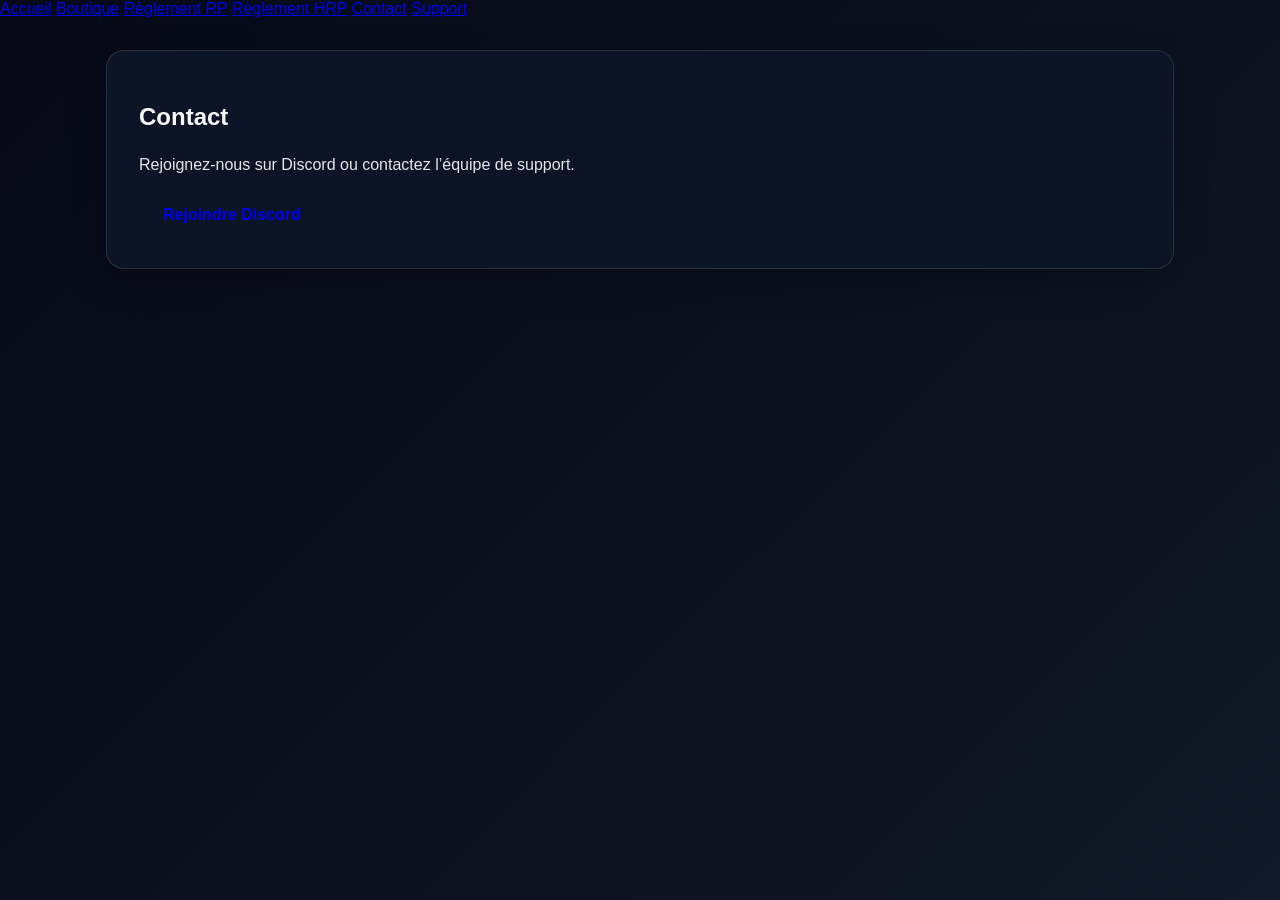
<file: contact.html>
<!DOCTYPE html>
<html lang="fr">
<head>
  <meta charset="UTF-8" />
  <meta name="viewport" content="width=device-width, initial-scale=1.0" />
  <title>Contact - Southland WL</title>
  <link rel="stylesheet" href="css/style.css" />
</head>
<body>
  <header class="subpage">
    <nav class="nav">
      <a href="index.html">Accueil</a>
      <a href="boutique.html">Boutique</a>
      <a href="reglement-rp.html">Règlement RP</a>
      <a href="reglement-hrp.html">Règlement HRP</a>
      <a href="contact.html">Contact</a>
      <a href="support.html">Support</a>
    </nav>
  </header>
  <main class="container">
    <section class="card">
      <h1>Contact</h1>
      <p>Rejoignez-nous sur Discord ou contactez l’équipe de support.</p>
      <a href="https://discord.gg" class="btn">Rejoindre Discord</a>
    </section>
  </main>
</body>
</html>
</file>
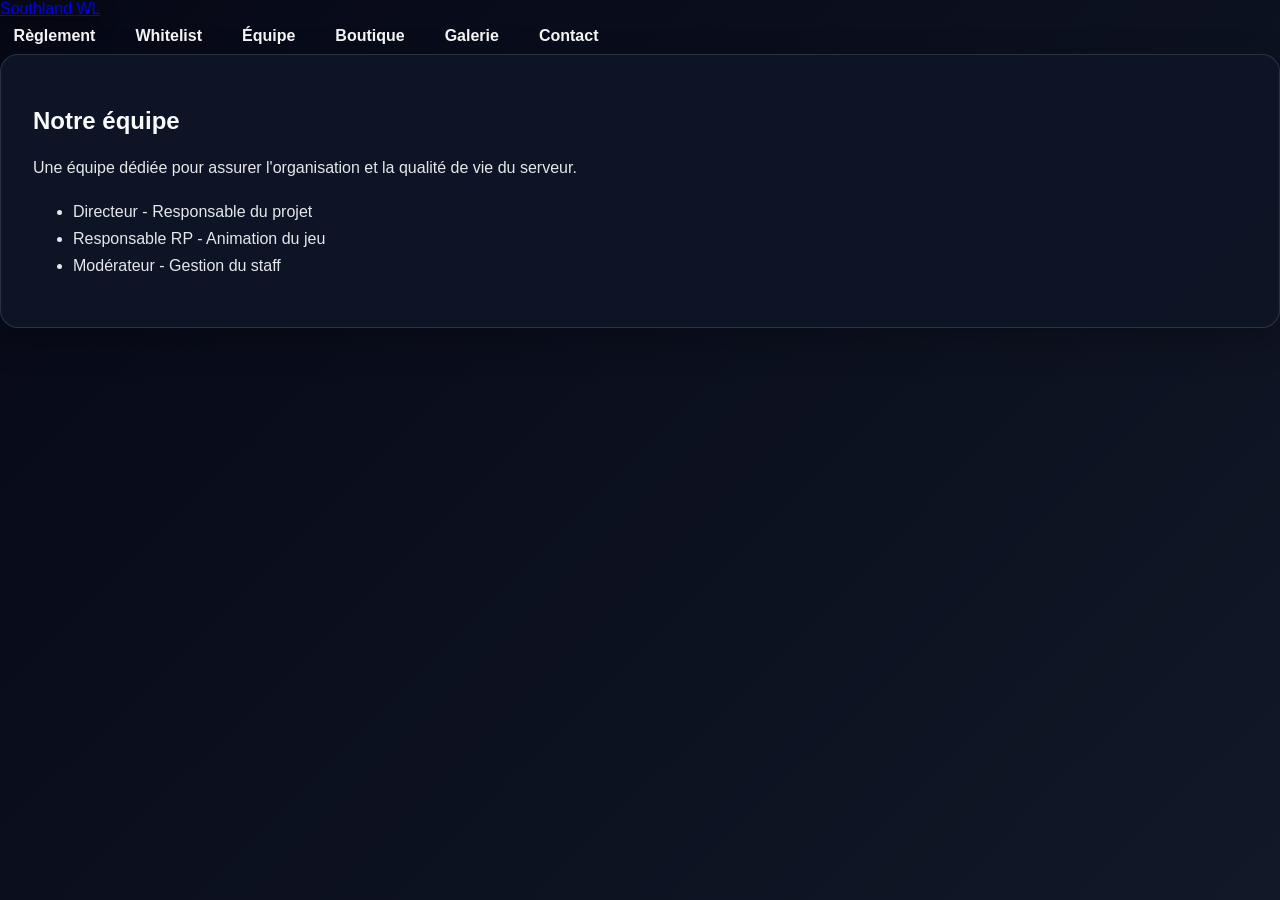
<file: equipe.html>
<!DOCTYPE html>
<html lang="fr">
<head>
  <meta charset="UTF-8" />
  <meta name="viewport" content="width=device-width, initial-scale=1.0" />
  <title>Équipe - Southland WL</title>
  <link rel="stylesheet" href="css/style.css" />
</head>
<body>
  <header class="subpage-header">
    <nav class="navbar">
      <a href="index.html" class="logo">Southland WL</a>
      <div class="nav-links">
        <a href="reglement.html">Règlement</a>
        <a href="whitelist.html">Whitelist</a>
        <a href="equipe.html">Équipe</a>
        <a href="boutique.html">Boutique</a>
        <a href="galerie.html">Galerie</a>
        <a href="contact.html">Contact</a>
      </div>
    </nav>
  </header>

  <main class="page-content">
    <section class="card">
      <h1>Notre équipe</h1>
      <p>Une équipe dédiée pour assurer l'organisation et la qualité de vie du serveur.</p>
      <ul>
        <li>Directeur - Responsable du projet</li>
        <li>Responsable RP - Animation du jeu</li>
        <li>Modérateur - Gestion du staff</li>
      </ul>
    </section>
  </main>

  <script src="js/script.js"></script>
</body>
</html>
</file>
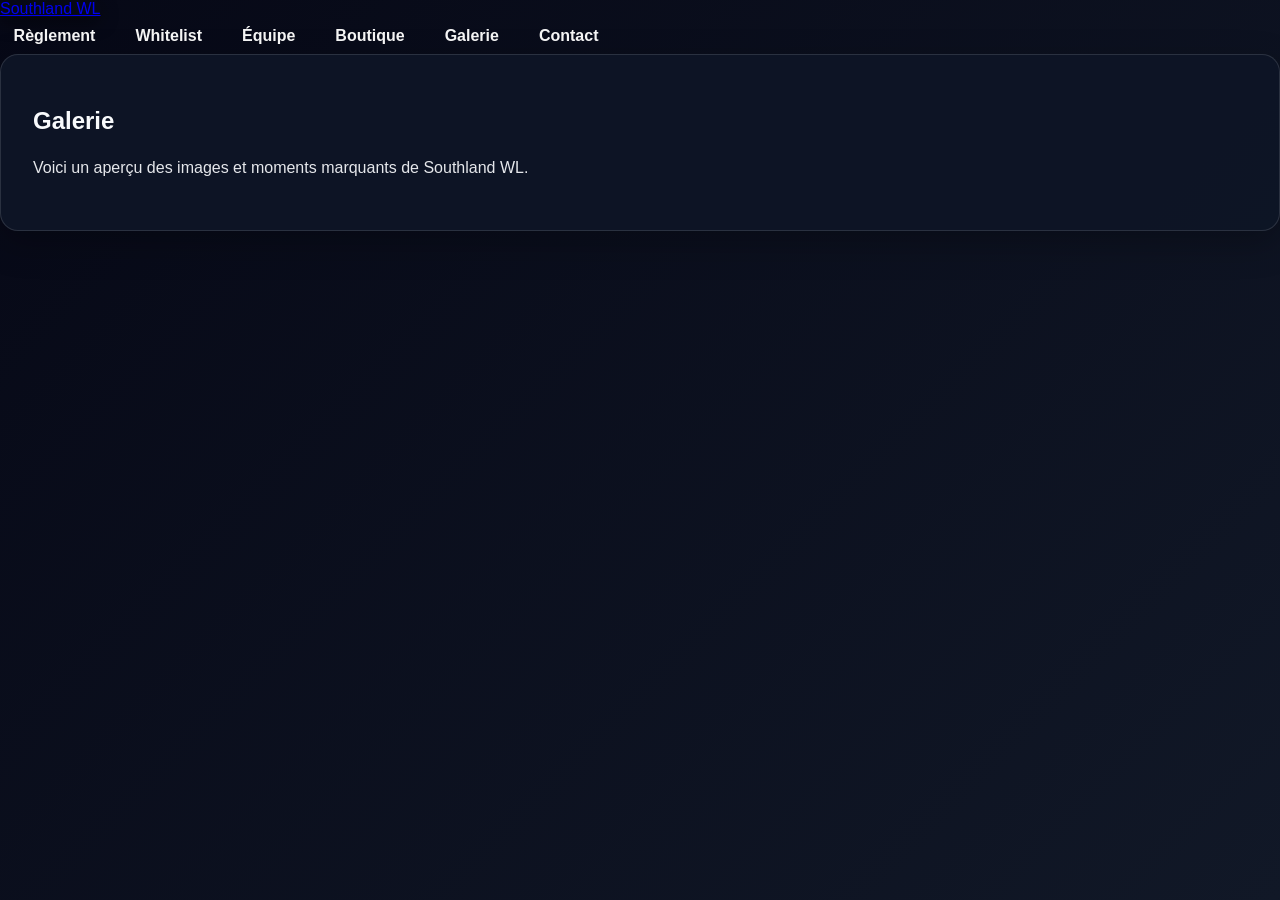
<file: galerie.html>
<!DOCTYPE html>
<html lang="fr">
<head>
  <meta charset="UTF-8" />
  <meta name="viewport" content="width=device-width, initial-scale=1.0" />
  <title>Galerie - Southland WL</title>
  <link rel="stylesheet" href="css/style.css" />
</head>
<body>
  <header class="subpage-header">
    <nav class="navbar">
      <a href="index.html" class="logo">Southland WL</a>
      <div class="nav-links">
        <a href="reglement.html">Règlement</a>
        <a href="whitelist.html">Whitelist</a>
        <a href="equipe.html">Équipe</a>
        <a href="boutique.html">Boutique</a>
        <a href="galerie.html">Galerie</a>
        <a href="contact.html">Contact</a>
      </div>
    </nav>
  </header>

  <main class="page-content">
    <section class="card">
      <h1>Galerie</h1>
      <p>Voici un aperçu des images et moments marquants de Southland WL.</p>
    </section>
  </main>

  <script src="js/script.js"></script>
</body>
</html>
</file>
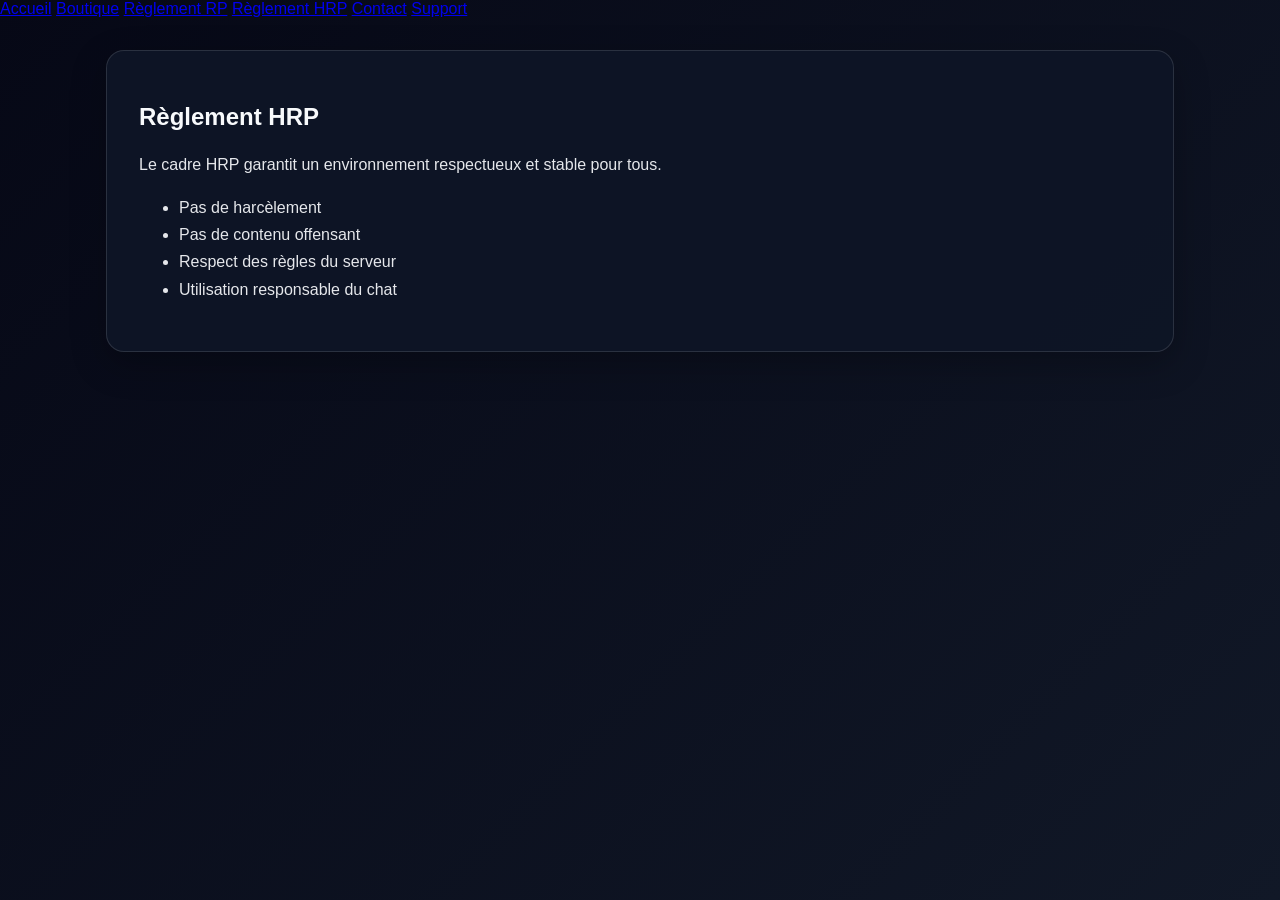
<file: reglement-hrp.html>
<!DOCTYPE html>
<html lang="fr">
<head>
  <meta charset="UTF-8" />
  <meta name="viewport" content="width=device-width, initial-scale=1.0" />
  <title>Règlement HRP - Southland WL</title>
  <link rel="stylesheet" href="css/style.css" />
</head>
<body>
  <header class="subpage">
    <nav class="nav">
      <a href="index.html">Accueil</a>
      <a href="boutique.html">Boutique</a>
      <a href="reglement-rp.html">Règlement RP</a>
      <a href="reglement-hrp.html">Règlement HRP</a>
      <a href="contact.html">Contact</a>
      <a href="support.html">Support</a>
    </nav>
  </header>
  <main class="container">
    <section class="card">
      <h1>Règlement HRP</h1>
      <p>Le cadre HRP garantit un environnement respectueux et stable pour tous.</p>
      <ul>
        <li>Pas de harcèlement</li>
        <li>Pas de contenu offensant</li>
        <li>Respect des règles du serveur</li>
        <li>Utilisation responsable du chat</li>
      </ul>
    </section>
  </main>
</body>
</html>
</file>
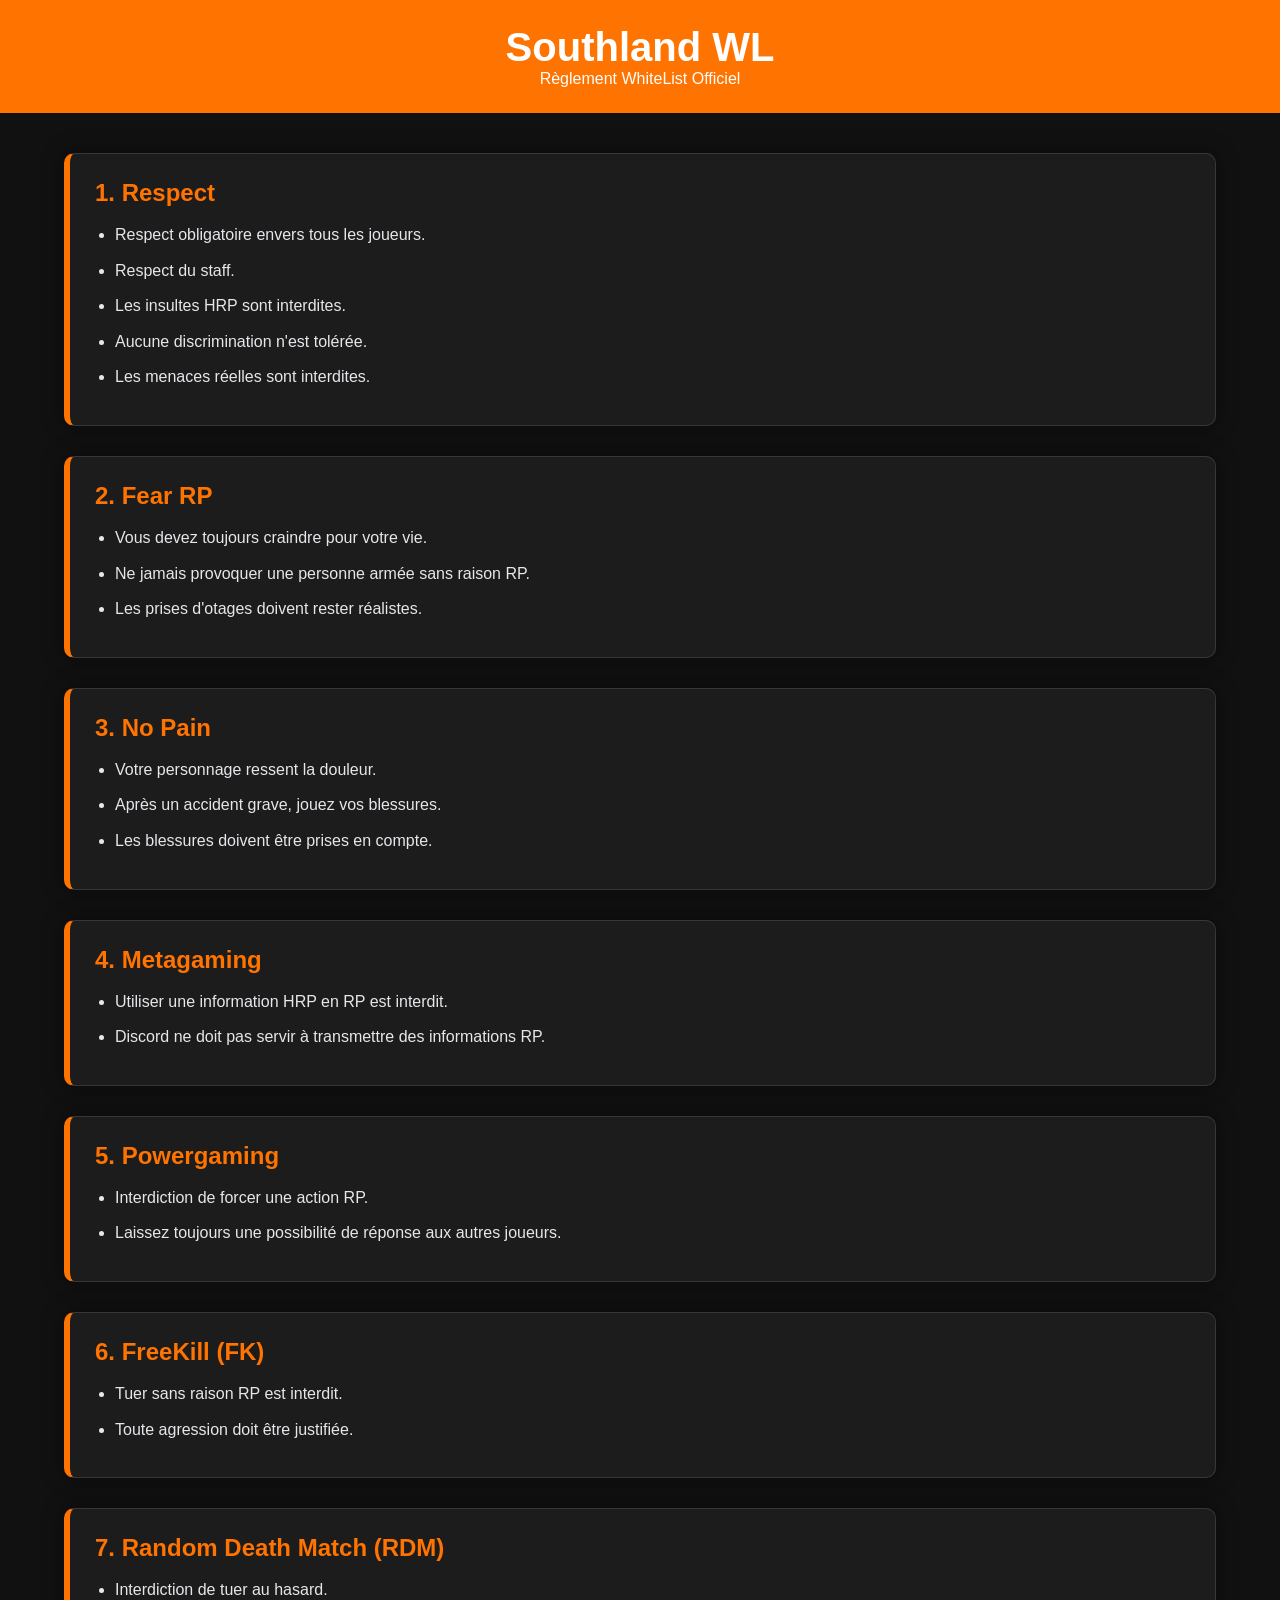
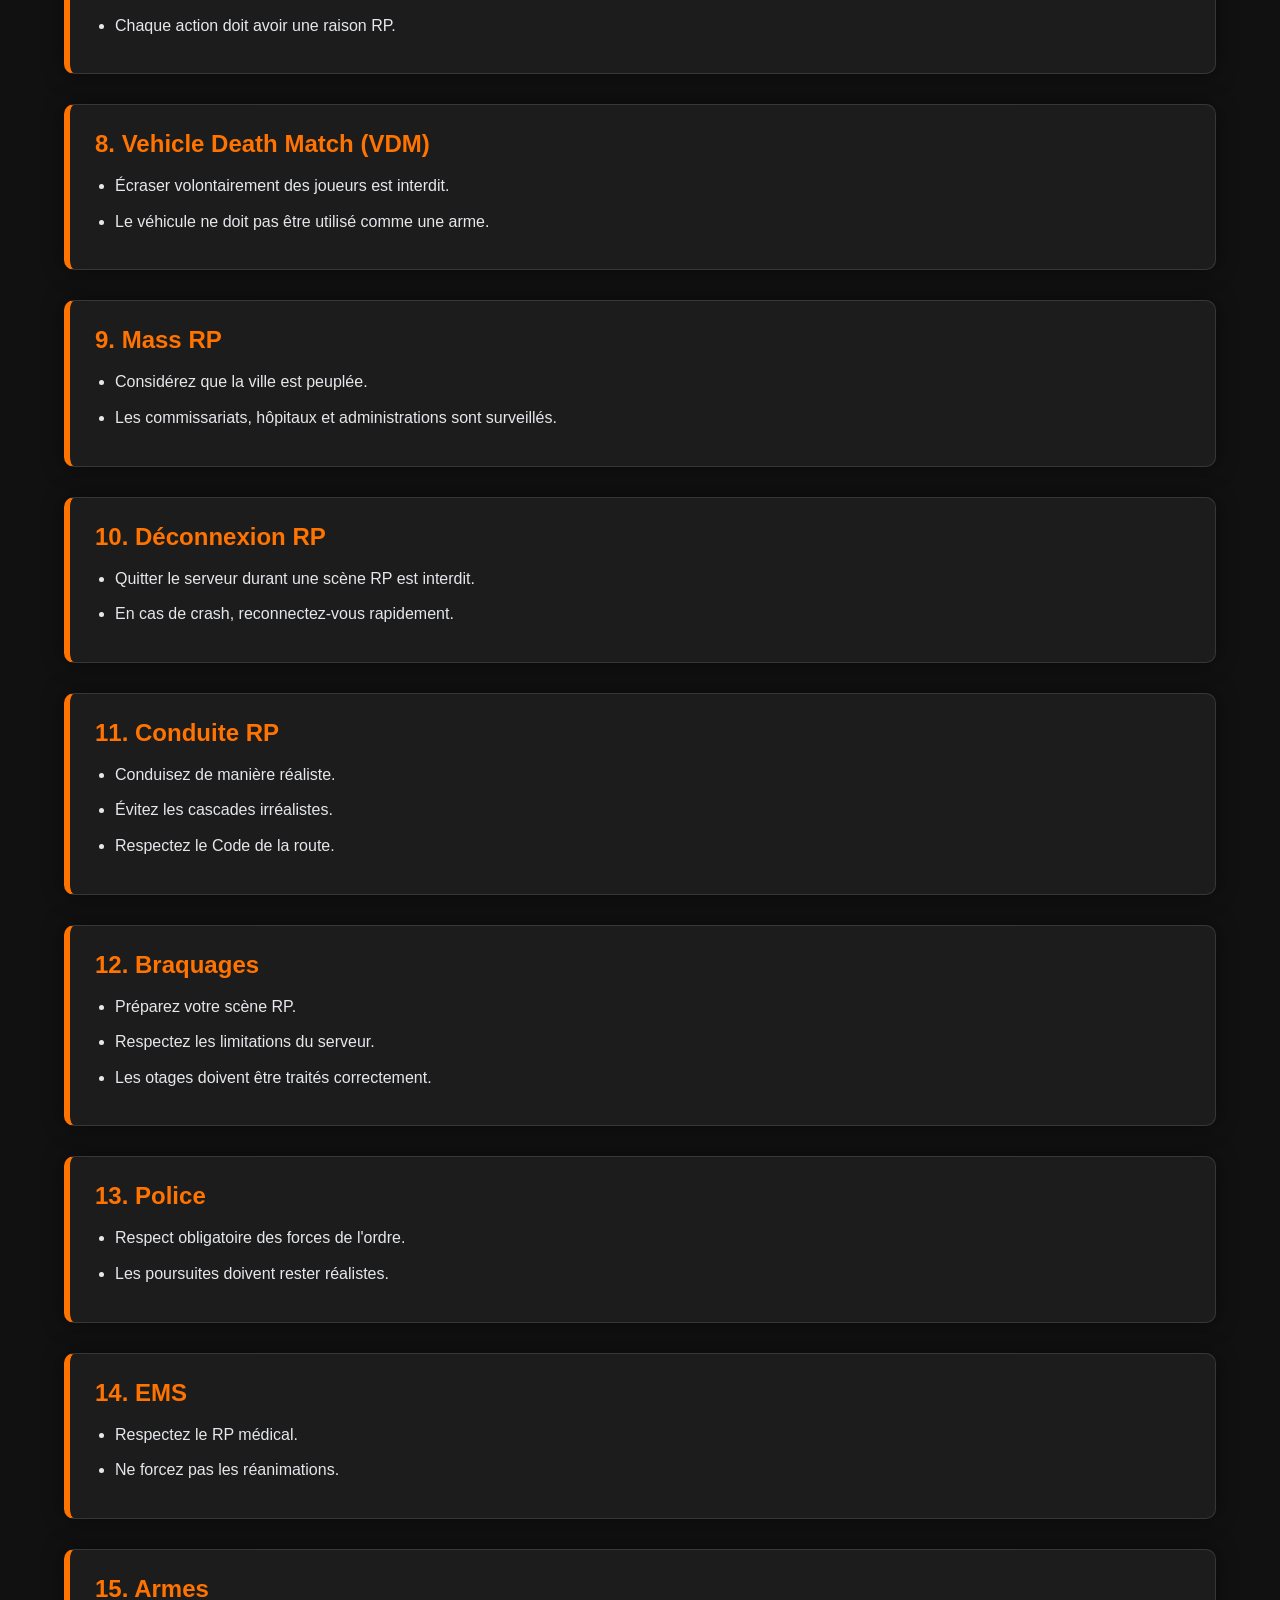
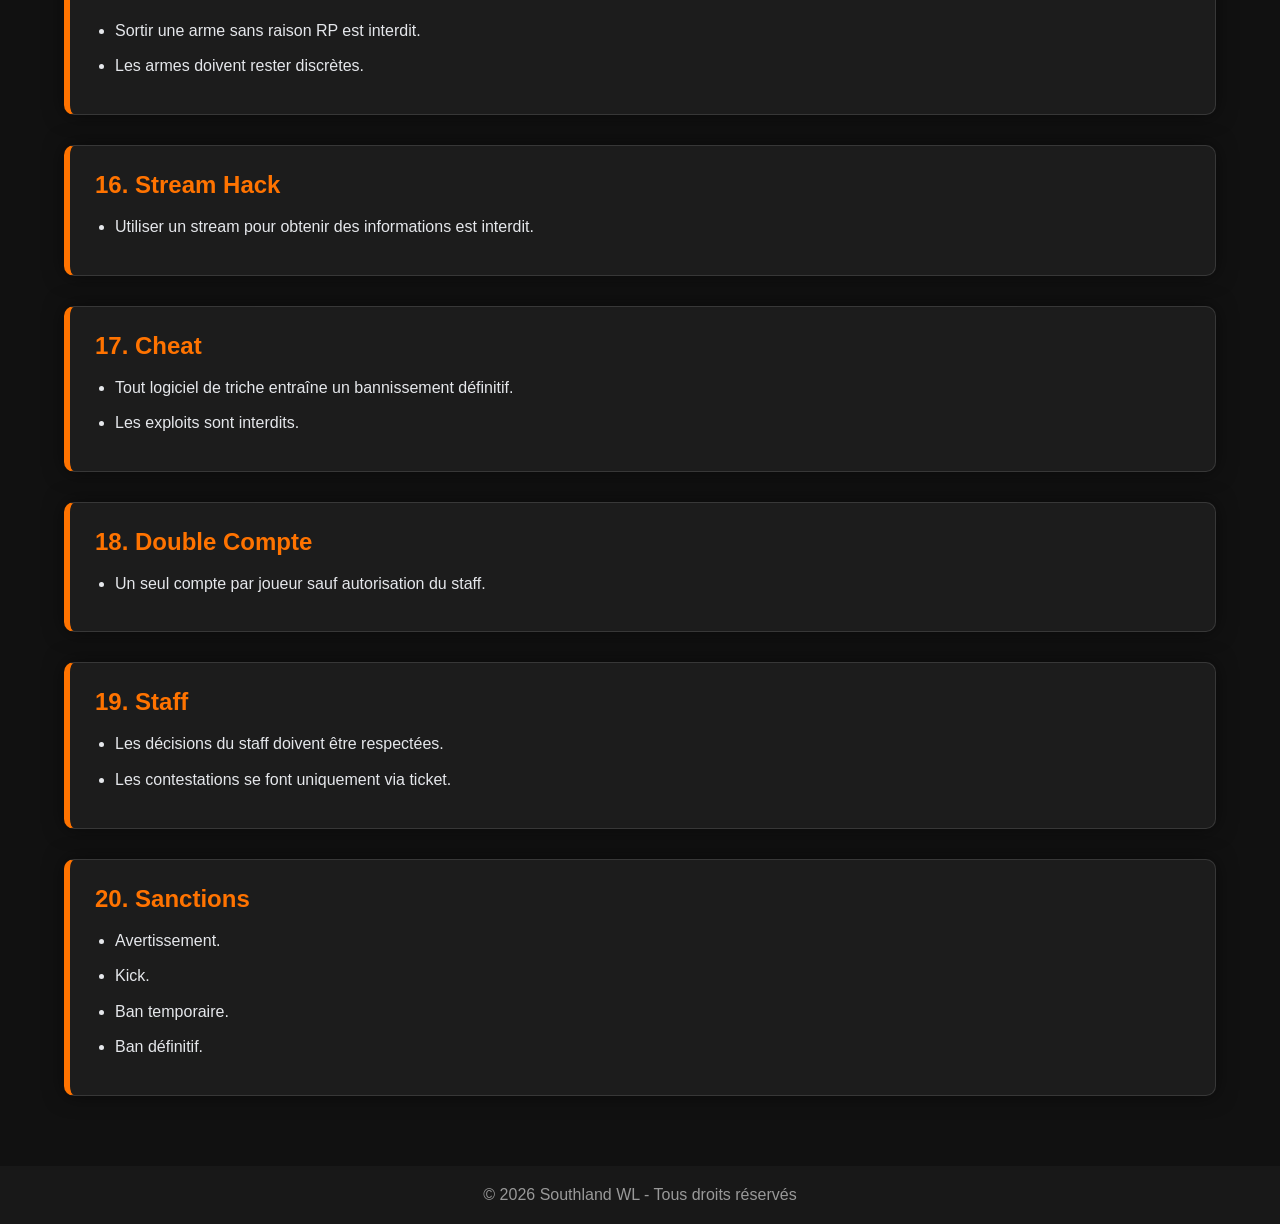
<file: reglement-rp.html>
<!DOCTYPE html>
<html lang="fr">
<head>
  <meta charset="UTF-8" />
  <meta name="viewport" content="width=device-width, initial-scale=1.0" />
  <title>Southland WL - Règlement WhiteList</title>
  <link rel="stylesheet" href="css/style.css" />
  <style>
    * { margin: 0; padding: 0; box-sizing: border-box; font-family: Arial, Helvetica, sans-serif; }
    body { background: #111; color: white; }
    header { background: #ff7300; padding: 25px; text-align: center; }
    header h1 { font-size: 40px; }
    .container { width: 90%; max-width: 1200px; margin: auto; padding: 40px 0; }
    .card { background: #1c1c1c; padding: 25px; margin-bottom: 30px; border-left: 6px solid #ff7300; border-radius: 10px; box-shadow: 0 0 20px rgba(0,0,0,.5); }
    .card h2 { color: #ff7300; margin-bottom: 15px; }
    .card ul { margin-left: 20px; }
    .card li { margin: 10px 0; line-height: 1.6; }
    footer { background: #181818; text-align: center; padding: 20px; color: #999; }
  </style>
</head>
<body>
  <header>
    <h1>Southland WL</h1>
    <p>Règlement WhiteList Officiel</p>
  </header>

  <div class="container">
    <div class="card">
      <h2>1. Respect</h2>
      <ul>
        <li>Respect obligatoire envers tous les joueurs.</li>
        <li>Respect du staff.</li>
        <li>Les insultes HRP sont interdites.</li>
        <li>Aucune discrimination n'est tolérée.</li>
        <li>Les menaces réelles sont interdites.</li>
      </ul>
    </div>

    <div class="card">
      <h2>2. Fear RP</h2>
      <ul>
        <li>Vous devez toujours craindre pour votre vie.</li>
        <li>Ne jamais provoquer une personne armée sans raison RP.</li>
        <li>Les prises d'otages doivent rester réalistes.</li>
      </ul>
    </div>

    <div class="card">
      <h2>3. No Pain</h2>
      <ul>
        <li>Votre personnage ressent la douleur.</li>
        <li>Après un accident grave, jouez vos blessures.</li>
        <li>Les blessures doivent être prises en compte.</li>
      </ul>
    </div>

    <div class="card">
      <h2>4. Metagaming</h2>
      <ul>
        <li>Utiliser une information HRP en RP est interdit.</li>
        <li>Discord ne doit pas servir à transmettre des informations RP.</li>
      </ul>
    </div>

    <div class="card">
      <h2>5. Powergaming</h2>
      <ul>
        <li>Interdiction de forcer une action RP.</li>
        <li>Laissez toujours une possibilité de réponse aux autres joueurs.</li>
      </ul>
    </div>

    <div class="card">
      <h2>6. FreeKill (FK)</h2>
      <ul>
        <li>Tuer sans raison RP est interdit.</li>
        <li>Toute agression doit être justifiée.</li>
      </ul>
    </div>

    <div class="card">
      <h2>7. Random Death Match (RDM)</h2>
      <ul>
        <li>Interdiction de tuer au hasard.</li>
        <li>Chaque action doit avoir une raison RP.</li>
      </ul>
    </div>

    <div class="card">
      <h2>8. Vehicle Death Match (VDM)</h2>
      <ul>
        <li>Écraser volontairement des joueurs est interdit.</li>
        <li>Le véhicule ne doit pas être utilisé comme une arme.</li>
      </ul>
    </div>

    <div class="card">
      <h2>9. Mass RP</h2>
      <ul>
        <li>Considérez que la ville est peuplée.</li>
        <li>Les commissariats, hôpitaux et administrations sont surveillés.</li>
      </ul>
    </div>

    <div class="card">
      <h2>10. Déconnexion RP</h2>
      <ul>
        <li>Quitter le serveur durant une scène RP est interdit.</li>
        <li>En cas de crash, reconnectez-vous rapidement.</li>
      </ul>
    </div>

    <div class="card">
      <h2>11. Conduite RP</h2>
      <ul>
        <li>Conduisez de manière réaliste.</li>
        <li>Évitez les cascades irréalistes.</li>
        <li>Respectez le Code de la route.</li>
      </ul>
    </div>

    <div class="card">
      <h2>12. Braquages</h2>
      <ul>
        <li>Préparez votre scène RP.</li>
        <li>Respectez les limitations du serveur.</li>
        <li>Les otages doivent être traités correctement.</li>
      </ul>
    </div>

    <div class="card">
      <h2>13. Police</h2>
      <ul>
        <li>Respect obligatoire des forces de l'ordre.</li>
        <li>Les poursuites doivent rester réalistes.</li>
      </ul>
    </div>

    <div class="card">
      <h2>14. EMS</h2>
      <ul>
        <li>Respectez le RP médical.</li>
        <li>Ne forcez pas les réanimations.</li>
      </ul>
    </div>

    <div class="card">
      <h2>15. Armes</h2>
      <ul>
        <li>Sortir une arme sans raison RP est interdit.</li>
        <li>Les armes doivent rester discrètes.</li>
      </ul>
    </div>

    <div class="card">
      <h2>16. Stream Hack</h2>
      <ul>
        <li>Utiliser un stream pour obtenir des informations est interdit.</li>
      </ul>
    </div>

    <div class="card">
      <h2>17. Cheat</h2>
      <ul>
        <li>Tout logiciel de triche entraîne un bannissement définitif.</li>
        <li>Les exploits sont interdits.</li>
      </ul>
    </div>

    <div class="card">
      <h2>18. Double Compte</h2>
      <ul>
        <li>Un seul compte par joueur sauf autorisation du staff.</li>
      </ul>
    </div>

    <div class="card">
      <h2>19. Staff</h2>
      <ul>
        <li>Les décisions du staff doivent être respectées.</li>
        <li>Les contestations se font uniquement via ticket.</li>
      </ul>
    </div>

    <div class="card">
      <h2>20. Sanctions</h2>
      <ul>
        <li>Avertissement.</li>
        <li>Kick.</li>
        <li>Ban temporaire.</li>
        <li>Ban définitif.</li>
      </ul>
    </div>
  </div>

  <footer>
    © 2026 Southland WL - Tous droits réservés
  </footer>
</body>
</html>
</file>
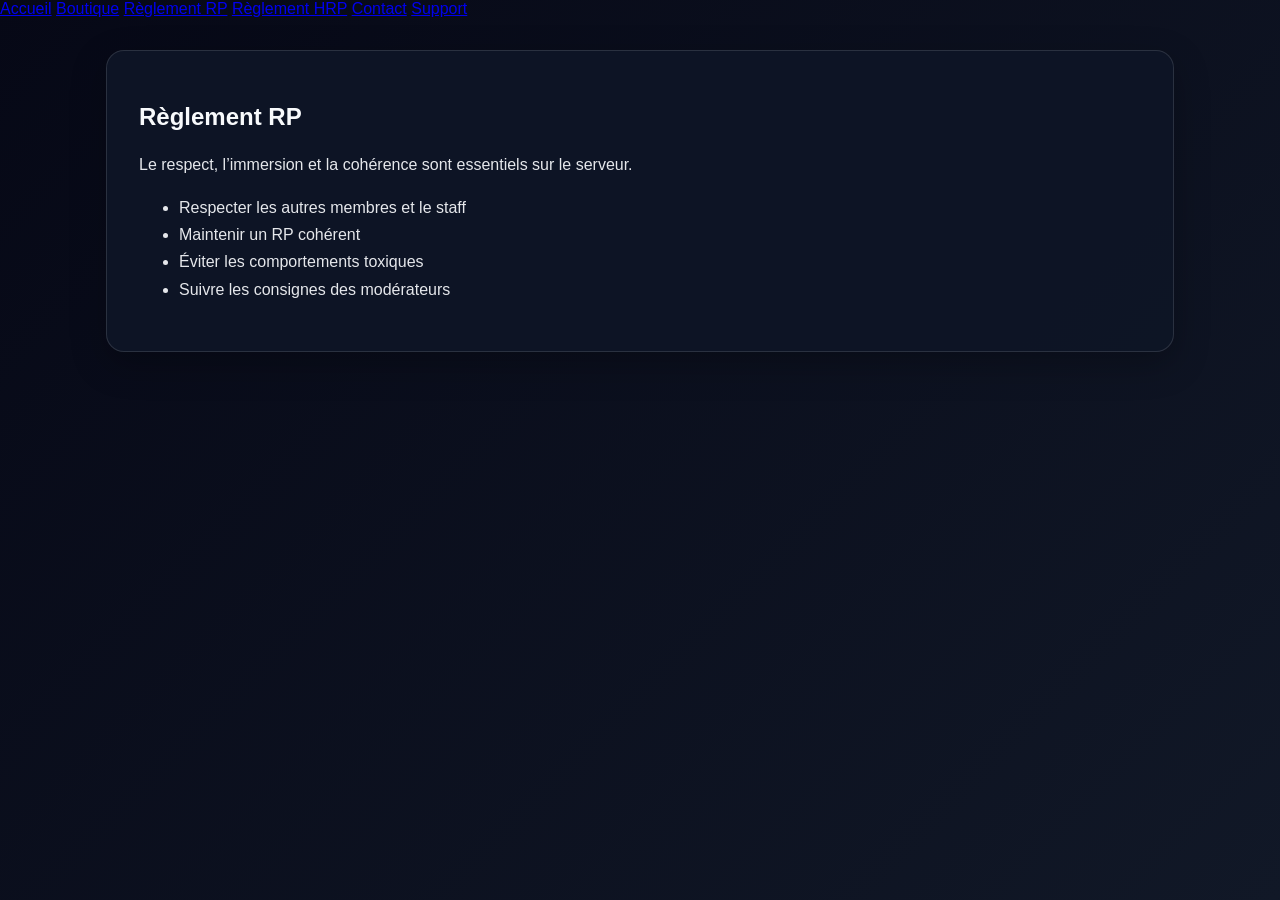
<file: reglement.html>
<!DOCTYPE html>
<html lang="fr">
<head>
  <meta charset="UTF-8" />
  <meta name="viewport" content="width=device-width, initial-scale=1.0" />
  <title>Règlement RP - Southland WL</title>
  <link rel="stylesheet" href="css/style.css" />
</head>
<body>
  <header class="subpage">
    <nav class="nav">
      <a href="index.html">Accueil</a>
      <a href="boutique.html">Boutique</a>
      <a href="reglement-rp.html">Règlement RP</a>
      <a href="reglement-hrp.html">Règlement HRP</a>
      <a href="contact.html">Contact</a>
      <a href="support.html">Support</a>
    </nav>
  </header>
  <main class="container">
    <section class="card">
      <h1>Règlement RP</h1>
      <p>Le respect, l’immersion et la cohérence sont essentiels sur le serveur.</p>
      <ul>
        <li>Respecter les autres membres et le staff</li>
        <li>Maintenir un RP cohérent</li>
        <li>Éviter les comportements toxiques</li>
        <li>Suivre les consignes des modérateurs</li>
      </ul>
    </section>
  </main>
</body>
</html>
</file>
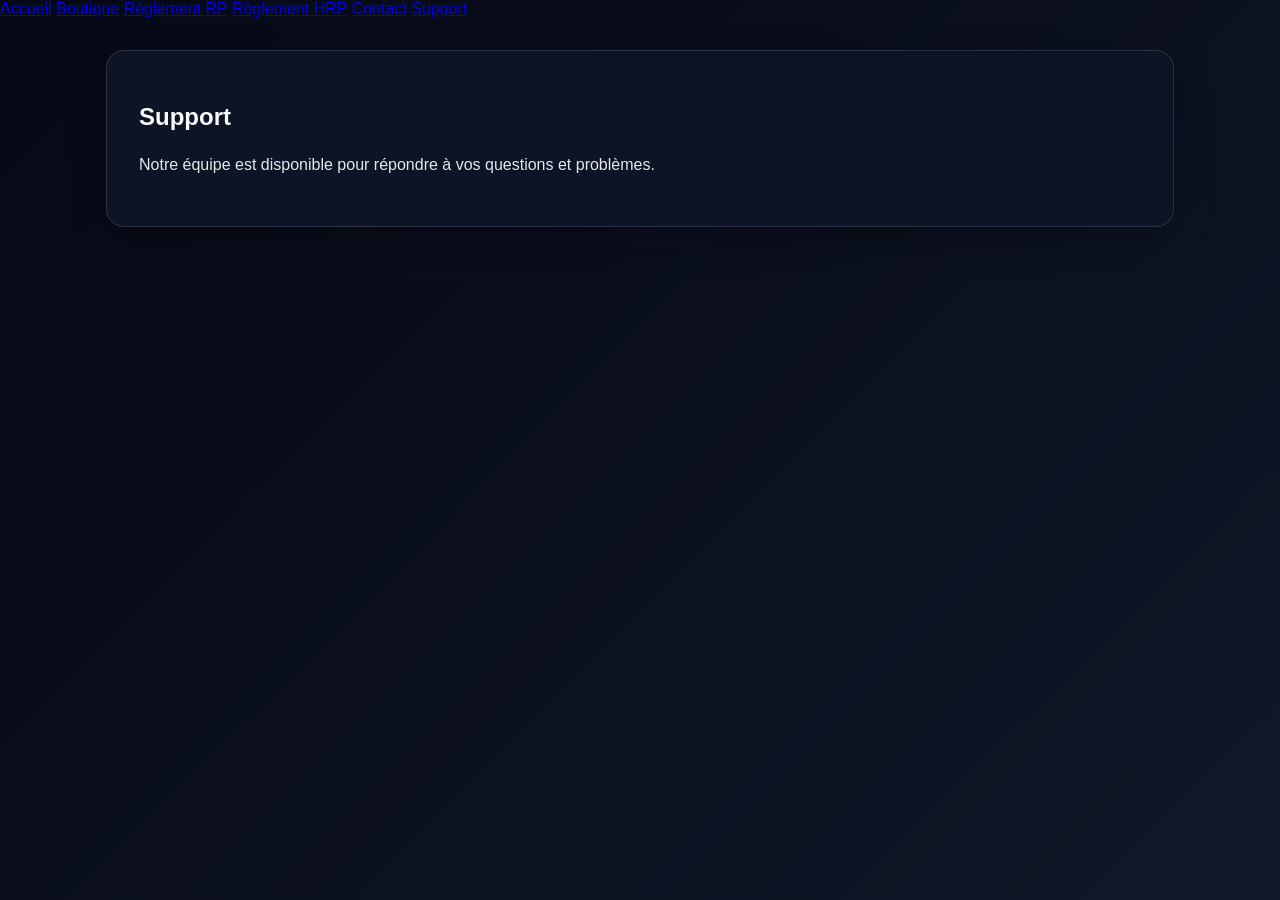
<file: support.html>
<!DOCTYPE html>
<html lang="fr">
<head>
  <meta charset="UTF-8" />
  <meta name="viewport" content="width=device-width, initial-scale=1.0" />
  <title>Support - Southland WL</title>
  <link rel="stylesheet" href="css/style.css" />
</head>
<body>
  <header class="subpage">
    <nav class="nav">
      <a href="index.html">Accueil</a>
      <a href="boutique.html">Boutique</a>
      <a href="reglement-rp.html">Règlement RP</a>
      <a href="reglement-hrp.html">Règlement HRP</a>
      <a href="contact.html">Contact</a>
      <a href="support.html">Support</a>
    </nav>
  </header>
  <main class="container">
    <section class="card">
      <h1>Support</h1>
      <p>Notre équipe est disponible pour répondre à vos questions et problèmes.</p>
    </section>
  </main>
</body>
</html>
</file>
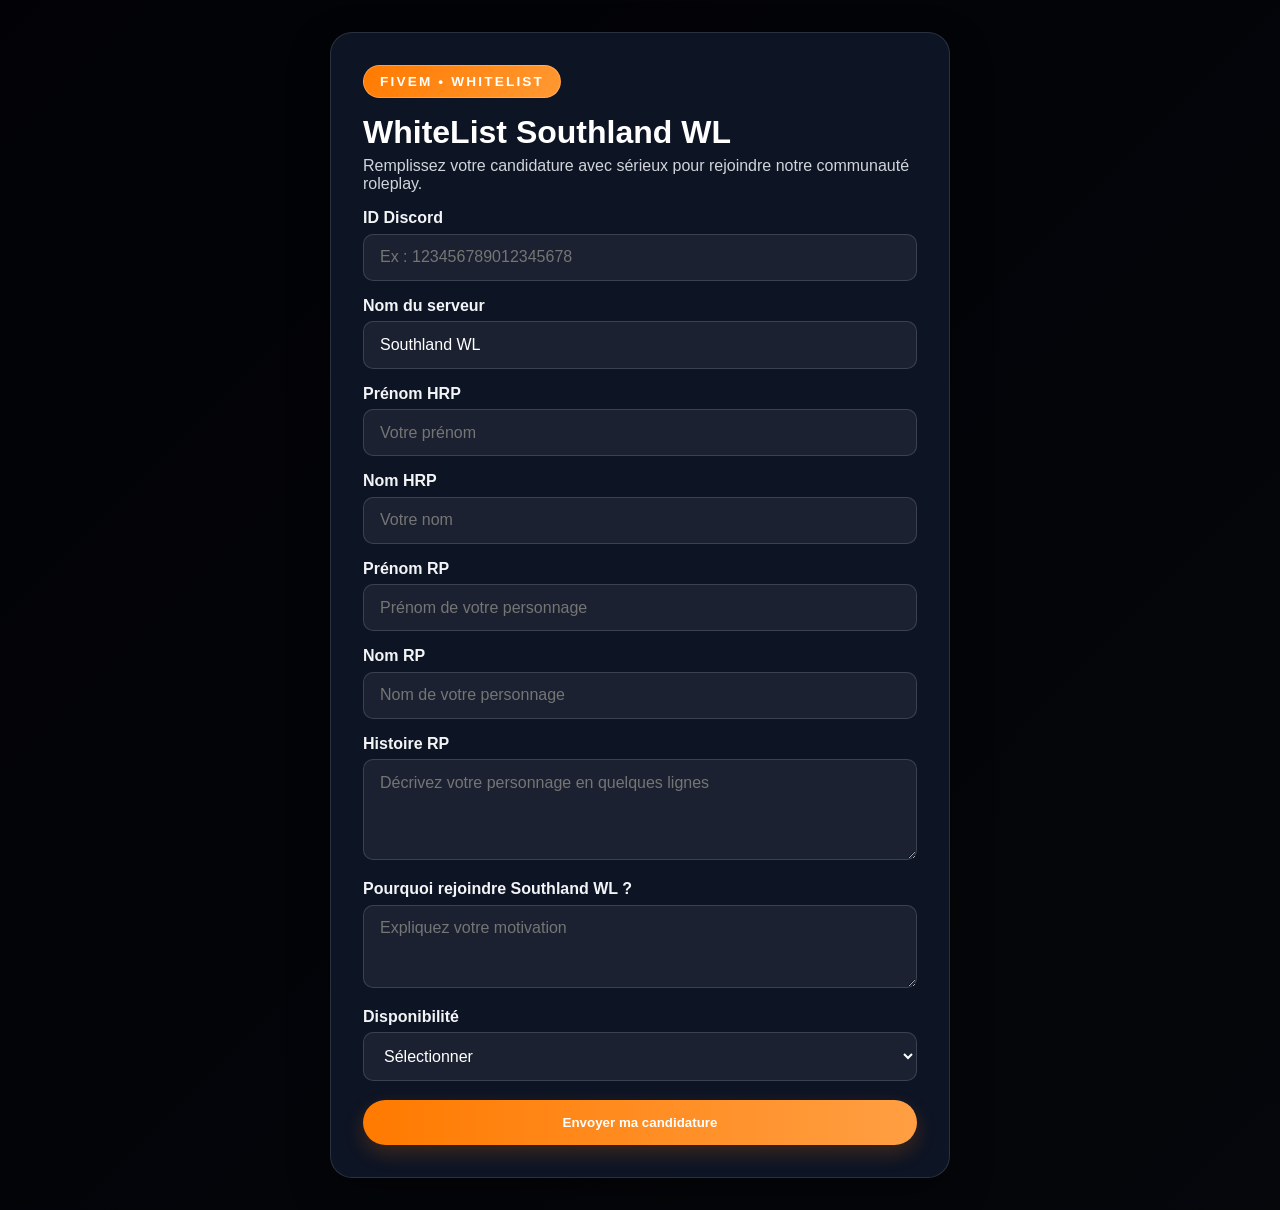
<file: whitelist.html>
<!DOCTYPE html>
<html lang="fr">
<head>
  <meta charset="UTF-8" />
  <meta name="viewport" content="width=device-width, initial-scale=1.0" />
  <title>Southland WL | WhiteList</title>
  <link rel="stylesheet" href="css/style.css" />
</head>
<body>
  <div class="whitelist-page">
    <div class="form-card">
      <div class="form-header">
        <span class="badge">FiveM • WhiteList</span>
        <h1>WhiteList Southland WL</h1>
        <p>Remplissez votre candidature avec sérieux pour rejoindre notre communauté roleplay.</p>
      </div>

      <form class="wl-form" id="whitelistForm">
        <label>ID Discord</label>
        <input type="text" placeholder="Ex : 123456789012345678" required />

        <label>Nom du serveur</label>
        <input type="text" value="Southland WL" readonly />

        <label>Prénom HRP</label>
        <input type="text" placeholder="Votre prénom" required />

        <label>Nom HRP</label>
        <input type="text" placeholder="Votre nom" required />

        <label>Prénom RP</label>
        <input type="text" placeholder="Prénom de votre personnage" required />

        <label>Nom RP</label>
        <input type="text" placeholder="Nom de votre personnage" required />

        <label>Histoire RP</label>
        <textarea rows="4" placeholder="Décrivez votre personnage en quelques lignes" required></textarea>

        <label>Pourquoi rejoindre Southland WL ?</label>
        <textarea rows="3" placeholder="Expliquez votre motivation" required></textarea>

        <label>Disponibilité</label>
        <select required>
          <option value="">Sélectionner</option>
          <option>Très disponible</option>
          <option>Disponible en soirée</option>
          <option>Disponible ponctuellement</option>
        </select>

        <button type="submit">Envoyer ma candidature</button>
      </form>
    </div>
  </div>

  <script src="js/script.js"></script>
</body>
</html>
</file>
<file: css/style.css>
:root {
  --bg: #060816;
  --card: rgba(14, 22, 38, 0.95);
  --text: #f8fafc;
  --accent: #ff7a00;
  --accent-2: #7c3aed;
  --border: rgba(255, 255, 255, 0.12);
}

* { box-sizing: border-box; }
html { scroll-behavior: smooth; }
body {
  margin: 0;
  font-family: Arial, Helvetica, sans-serif;
  color: var(--text);
  background: linear-gradient(135deg, #060816, #111827);
  min-height: 100vh;
}

.site-shell { min-height: 100vh; }
.top-nav {
  display: flex;
  justify-content: space-between;
  align-items: center;
  padding: 1.2rem 2rem;
  background: linear-gradient(90deg, rgba(6, 8, 22, 0.95), rgba(6, 8, 22, 0.7));
  backdrop-filter: blur(14px);
  position: sticky;
  top: 0;
  z-index: 20;
  border-bottom: 1px solid rgba(255,255,255,0.08);
}
.brand {
  color: #fff;
  font-weight: 800;
  letter-spacing: 0.16em;
  text-transform: uppercase;
  text-decoration: none;
  font-size: 1rem;
}
.nav-links { display: flex; gap: 0.8rem; flex-wrap: wrap; }
.nav-links a {
  color: #f4f4f4;
  text-decoration: none;
  padding: 0.55rem 0.85rem;
  border-radius: 999px;
  transition: 0.2s ease;
  font-weight: 600;
}
.nav-links a:hover { background: rgba(255, 122, 0, 0.18); color: #ffd0a0; }

.hero {
  min-height: 100vh;
  background:
    linear-gradient(90deg, rgba(0,0,0,0.82) 0%, rgba(0,0,0,0.45) 45%, rgba(0,0,0,0.7) 100%),
    url('assets/southland-logo.png') center/cover no-repeat,
    url('https://images.unsplash.com/photo-1511512578047-dfb367046420?auto=format&fit=crop&w=1600&q=80') center/cover no-repeat;
  position: relative;
}
.hero::after {
  content: "";
  position: absolute;
  inset: 0;
  background: linear-gradient(180deg, rgba(255,122,0,0.08), transparent 35%, transparent 70%, rgba(0,0,0,0.25));
  pointer-events: none;
}
.hero-content {
  position: relative;
  z-index: 1;
  max-width: 950px;
  margin: 0 auto;
  padding: 7.5rem 2rem 4.5rem;
}
.badge {
  display: inline-block;
  padding: 0.5rem 0.95rem;
  border: 1px solid rgba(255,255,255,0.24);
  border-radius: 999px;
  font-size: 0.82rem;
  text-transform: uppercase;
  letter-spacing: 0.16em;
  color: #ffd0a0;
  margin-bottom: 1.2rem;
  background: rgba(255,255,255,0.05);
}
.brand { display: flex; align-items: center; gap: 0.8rem; }
.logo { width: 72px; height: 72px; object-fit: contain; border-radius: 8px; box-shadow: 0 6px 18px rgba(0,0,0,0.45); }
.brand-text { font-weight: 800; letter-spacing: 0.12em; }
.hero h1 {
  font-size: clamp(2.8rem, 5vw, 4.6rem);
  margin: 0 0 0.9rem;
  color: #fff;
  line-height: 1.05;
  letter-spacing: 0.02em;
  text-shadow: 0 8px 30px rgba(0,0,0,0.45);
}
.hero p {
  font-size: 1.16rem;
  line-height: 1.9;
  color: #f3f4f6;
  max-width: 760px;
  text-shadow: 0 4px 16px rgba(0,0,0,0.35);
}
.hero-actions { display: flex; gap: 1rem; flex-wrap: wrap; margin-top: 1.6rem; }
.btn {
  display: inline-block;
  padding: 0.95rem 1.3rem;
  border-radius: 999px;
  text-decoration: none;
  font-weight: 700;
  transition: 0.2s ease;
}
.btn-primary {
  background: linear-gradient(90deg, var(--accent), #ff9f43);
  color: white;
  box-shadow: 0 8px 20px rgba(255, 122, 0, 0.25);
}
.btn-secondary {
  background: transparent;
  color: white;
  border: 1px solid rgba(255,255,255,0.25);
}
.btn:hover { transform: translateY(-2px); }

.hero-stats {
  display: grid;
  grid-template-columns: repeat(3, minmax(120px, 1fr));
  gap: 1rem;
  margin-top: 2.2rem;
  max-width: 620px;
}
.hero-stats div {
  background: rgba(255,255,255,0.09);
  padding: 1rem 1.05rem;
  border-radius: 14px;
  backdrop-filter: blur(8px);
  border: 1px solid rgba(255,255,255,0.12);
}
.hero-stats strong { display: block; font-size: 1.25rem; color: #fff; }
.hero-stats span { color: #e5e7eb; font-size: 0.95rem; }

.container {
  max-width: 1100px;
  margin: 0 auto;
  padding: 2rem 1rem 3rem;
}
.card {
  background: var(--card);
  padding: 2rem;
  border-radius: 18px;
  margin-bottom: 1.5rem;
  border: 1px solid var(--border);
  box-shadow: 0 12px 35px rgba(0,0,0,0.25);
}
.card h2 { color: #ffb36b; margin-top: 0; }
.card p, .card li { line-height: 1.7; color: #e5e7eb; }
.section-heading { margin-bottom: 1.1rem; }
.feature-grid { display: grid; grid-template-columns: repeat(3, minmax(0, 1fr)); gap: 1rem; }
.feature-card, .rule-card, .shop-card, .mini-card, .mini-panel {
  background: rgba(255,255,255,0.06);
  border: 1px solid var(--border);
  border-radius: 14px;
  padding: 1rem;
  transition: transform 0.2s ease, border-color 0.2s ease;
}
.feature-card:hover, .rule-card:hover, .shop-card:hover {
  transform: translateY(-3px);
  border-color: rgba(255,122,0,0.45);
}
.rule-grid { display: grid; grid-template-columns: repeat(2, minmax(0, 1fr)); gap: 1rem; }
.card-split { display: grid; grid-template-columns: 1.1fr 0.9fr; gap: 1.2rem; align-items: start; }
.team-grid, .shop-grid { display: grid; grid-template-columns: repeat(2, minmax(0, 1fr)); gap: 0.9rem; }
.mini-panel ul { padding-left: 1rem; }
.faq-list { display: grid; gap: 0.8rem; }
.faq-item { border: 1px solid var(--border); border-radius: 12px; overflow: hidden; }
.faq-question {
  width: 100%;
  background: rgba(255,255,255,0.05);
  border: none;
  color: white;
  text-align: left;
  padding: 1rem;
  font-size: 1rem;
  cursor: pointer;
}
.faq-answer { display: none; padding: 0 1rem 1rem; color: #d1d5db; }
.faq-item.active .faq-answer { display: block; }
.contact-card { text-align: center; }
.footer {
  text-align: center;
  padding: 1.2rem 1rem 2rem;
  color: #cbd5e1;
}
.cookie-banner {
  position: fixed;
  bottom: 1rem;
  left: 50%;
  transform: translateX(-50%);
  background: rgba(6, 8, 22, 0.95);
  color: #fff;
  padding: 0.8rem 1rem;
  border-radius: 999px;
  display: flex;
  gap: 0.8rem;
  align-items: center;
  z-index: 30;
  border: 1px solid var(--border);
}
.cookie-banner button {
  border: none;
  border-radius: 999px;
  background: var(--accent);
  color: white;
  padding: 0.5rem 0.8rem;
  cursor: pointer;
}
.cookie-banner.hidden { display: none; }

.whitelist-page {
  min-height: 100vh;
  display: flex;
  align-items: center;
  justify-content: center;
  background: linear-gradient(rgba(0,0,0,0.72), rgba(0,0,0,0.72)), url('https://images.unsplash.com/photo-1511512578047-dfb367046420?auto=format&fit=crop&w=1600&q=80') center/cover no-repeat;
  padding: 2rem;
}
.form-card {
  width: min(620px, 100%);
  background: rgba(14, 22, 38, 0.95);
  border: 1px solid var(--border);
  border-radius: 22px;
  padding: 2rem;
  box-shadow: 0 16px 40px rgba(0,0,0,0.35);
}
.form-header h1 { color: #fff; margin: 0 0 0.4rem; }
.form-header p { color: #d1d5db; margin-top: 0.3rem; }
.whitelist-banner {
  margin: 1.8rem 0;
  padding: 1.6rem;
  background: linear-gradient(180deg, rgba(10, 24, 46, 0.95), rgba(24, 54, 36, 0.95));
  border: 1px solid rgba(120, 255, 107, 0.22);
  border-radius: 20px;
}
.banner-top {
  display: flex;
  align-items: center;
  justify-content: space-between;
  gap: 1rem;
  flex-wrap: wrap;
}
.banner-top h2 {
  margin: 0.65rem 0 0.6rem;
  font-size: clamp(1.55rem, 2vw, 1.95rem);
  color: #e6ffdb;
}
.banner-top p {
  margin: 0;
  color: #d8f7c1;
  max-width: 720px;
}
.banner-age {
  display: inline-flex;
  align-items: center;
  justify-content: center;
  min-width: 64px;
  min-height: 64px;
  border-radius: 999px;
  background: rgba(255, 255, 255, 0.08);
  color: #b8ff71;
  font-size: 1.25rem;
  font-weight: 700;
  border: 1px solid rgba(255,255,255,0.16);
}
.roles-row {
  display: flex;
  gap: 0.8rem;
  flex-wrap: wrap;
  margin: 1rem 0 1.4rem;
}
.roles-row span {
  padding: 0.75rem 1rem;
  background: rgba(255,255,255,0.05);
  border-radius: 12px;
  border: 1px solid rgba(255,255,255,0.12);
  color: #e9f7d4;
  font-weight: 700;
}
.conditions-panel {
  display: grid;
  gap: 1rem;
  padding: 1.25rem;
  background: rgba(0, 0, 0, 0.18);
  border: 1px solid rgba(120, 255, 107, 0.16);
  border-radius: 18px;
}
.conditions-panel h3 {
  margin: 0;
  color: #d1ffb4;
}
.conditions-panel ul {
  margin: 0;
  padding-left: 1.2rem;
  color: #e2f6cd;
}
.conditions-panel li {
  margin-bottom: 0.6rem;
}
.whitelist-discord {
  width: fit-content;
  padding: 0.8rem 1.1rem;
}
.wl-form label { display: block; margin: 1rem 0 0.4rem; color: #f3f4f6; font-weight: 600; }
.wl-form input,
.wl-form textarea,
.wl-form select {
  width: 100%;
  padding: 0.85rem 1rem;
  border: 1px solid rgba(255,255,255,0.14);
  border-radius: 10px;
  background: rgba(255,255,255,0.06);
  color: white;
  font: inherit;
}
.wl-form input:focus,
.wl-form textarea:focus,
.wl-form select:focus { outline: 2px solid var(--accent); }
.wl-form button {
  margin-top: 1.2rem;
  width: 100%;
  padding: 0.95rem 1rem;
  border: none;
  border-radius: 999px;
  background: linear-gradient(90deg, var(--accent), #ff9f43);
  color: white;
  font-weight: 700;
  cursor: pointer;
  box-shadow: 0 8px 20px rgba(255,122,0,0.2);
}

@media (max-width: 760px) {
  .top-nav { flex-direction: column; gap: 0.8rem; }
  .hero h1 { font-size: 2.4rem; }
  .hero-stats, .feature-grid, .rule-grid, .team-grid, .shop-grid { grid-template-columns: 1fr; }
  .card-split { grid-template-columns: 1fr; }
  .cookie-banner { flex-direction: column; border-radius: 16px; left: 1rem; right: 1rem; transform: none; }
}

/* Authentication / login page styles */
.auth-page {
  min-height: calc(100vh - 80px);
  display: flex;
  align-items: center;
  justify-content: center;
  padding: 3rem 1rem;
  background: linear-gradient(180deg, rgba(6,8,22,0.95), rgba(6,8,22,0.9));
}
.auth-card {
  width: min(520px, 96%);
  background: linear-gradient(180deg, rgba(14,22,38,0.98), rgba(12,18,32,0.98));
  border: 1px solid rgba(255,255,255,0.06);
  padding: 2.1rem;
  border-radius: 14px;
  text-align: center;
  box-shadow: 0 14px 40px rgba(0,0,0,0.5);
}
.auth-logo { width: 96px; height: 96px; object-fit: contain; margin: 0 auto 0.6rem; display: block; }
.auth-card h1 { margin: 0.2rem 0 0.4rem; font-size: 1.8rem; }
.auth-card .muted { color: #cbd5e1; margin-bottom: 1rem; }
.auth-form { text-align: left; }
.auth-form label { display:block; margin: 0.8rem 0 0.3rem; color: #e6eef8; font-weight:600; }
.auth-form input { width:100%; padding:0.9rem 1rem; border-radius:10px; border:1px solid rgba(255,255,255,0.06); background: rgba(255,255,255,0.03); color: white; }
.auth-actions { display:flex; gap:0.8rem; margin-top:1.2rem; align-items:center; }
.auth-actions .btn { flex:1; }
.auth-links { margin-top:1rem; color:#9ca3af; }
.auth-links a { color:#d1d5db; text-decoration:none; margin:0 0.4rem; }

@media (max-width: 560px) {
  .auth-actions { flex-direction:column; }
}

.staff-shell { min-height: 100vh; }
.staff-hero {
  min-height: 40vh;
  background: linear-gradient(90deg, rgba(6, 8, 22, 0.95), rgba(6, 8, 22, 0.8));
}
.staff-container {
  padding-top: 2rem;
}
.staff-card {
  width: min(900px, 100%);
  margin: 0 auto 1.5rem;
}
.staff-actions {
  display: flex;
  align-items: center;
  justify-content: space-between;
  gap: 1rem;
  margin-bottom: 1rem;
}
.table-wrapper {
  overflow-x: auto;
}
.staff-table {
  width: 100%;
  border-collapse: collapse;
  min-width: 720px;
}
.staff-table th,
.staff-table td {
  padding: 0.95rem 1rem;
  border: 1px solid rgba(255,255,255,0.1);
  text-align: left;
  font-size: 0.96rem;
  color: #e5e7eb;
}
.staff-table th {
  background: rgba(255,255,255,0.06);
  font-weight: 700;
}
.staff-table tbody tr:hover {
  background: rgba(255,122,0,0.08);
}
.staff-table td {
  color: #d1d5db;
}
.badge {
  display: inline-block;
  background: linear-gradient(135deg, #ff7a00, #ff9933);
  color: white;
  padding: 0.5rem 1rem;
  border-radius: 999px;
  font-size: 0.85rem;
  font-weight: 700;
  margin-bottom: 1rem;
}
.staff-hero {
  background: linear-gradient(135deg, rgba(255,122,0,0.15), rgba(124,58,237,0.15));
  border-bottom: 2px solid var(--accent);
}
.staff-container {
  max-width: 1200px;
  margin: 0 auto;
  padding: 2rem;
}
.staff-card {
  background: var(--card);
  border: 1px solid var(--border);
  border-radius: 0.75rem;
  padding: 2rem;
  margin-bottom: 2rem;
}
.staff-actions {
  display: flex;
  justify-content: space-between;
  align-items: center;
  margin-bottom: 1.5rem;
}
.staff-alert {
  color: #f87171;
  font-size: 0.9rem;
  margin-top: 0.5rem;
}
.hidden {
  display: none !important;
}
.btn {
  padding: 0.75rem 1.5rem;
  border: none;
  border-radius: 0.5rem;
  cursor: pointer;
  font-weight: 600;
  transition: 0.2s ease;
}
.btn-primary {
  background: linear-gradient(135deg, #ff7a00, #ff9933);
  color: white;
}
.btn-primary:hover {
  background: linear-gradient(135deg, #ff8822, #ffaa44);
  transform: translateY(-2px);
}
.btn-secondary {
  background: rgba(255,255,255,0.1);
  color: #e5e7eb;
  border: 1px solid rgba(255,255,255,0.2);
}
.btn-secondary:hover {
  background: rgba(255,255,255,0.15);
}
  color: #fff;
}
.staff-alert {
  margin-top: 1rem;
  color: #ffb3b3;
  min-height: 1.25rem;
}
.hidden {
  display: none !important;
}
</file>
